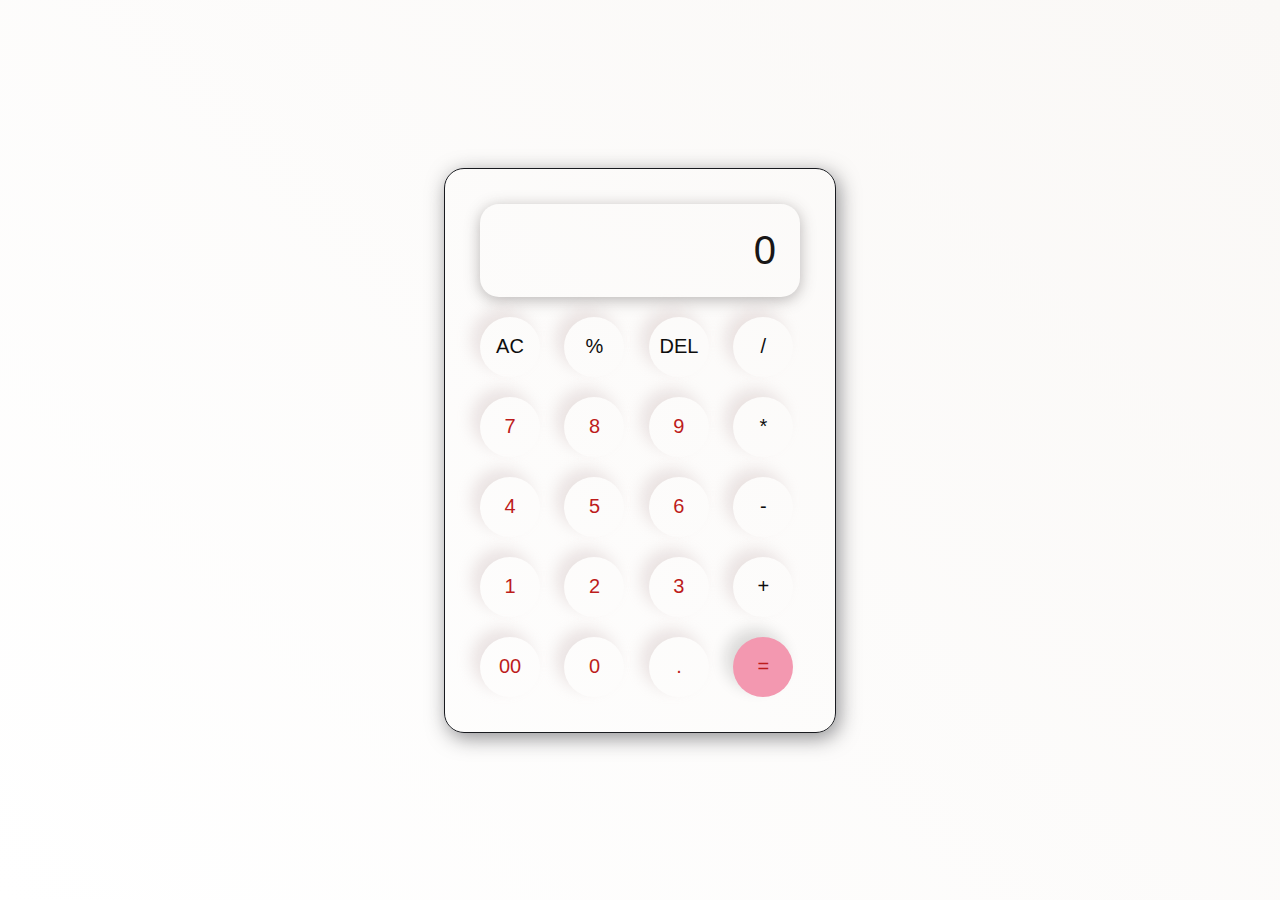
<file: Calculator/index.html>
<!DOCTYPE html>
<html lang="en">
<head>
  <meta charset="UTF-8" />
  <meta http-equiv="X-UA-Compatible" content="IE=edge" />
  <meta name="viewport" content="width=device-width, initial-scale=1.0" />
  <link rel="stylesheet" href="./style.css" />
  <title>Calculator</title>
</head>
<body>
  <div class="container">
    <div class="calculator">
      <input type="text" id="inputBox" placeholder="0" />
      <div>
        <button class="button operator">AC</button>
        <button class="button operator">%</button>
        <button class="button operator">DEL</button>
        <button class="button operator">/</button>
      </div>
      <div>
        <button class="button">7</button>
        <button class="button">8</button>
        <button class="button">9</button>
        <button class="button operator">*</button>
      </div>
      <div>
        <button class="button">4</button>
        <button class="button">5</button>
        <button class="button">6</button>
        <button class="button operator">-</button>
      </div>
      <div>
        <button class="button">1</button>
        <button class="button">2</button>
        <button class="button">3</button>
        <button class="button operator">+</button>
      </div>
      <div>
        <button class="button">00</button>
        <button class="button">0</button>
        <button class="button">.</button>
        <button class="button equalBtn">=</button>
      </div>
    </div>
  </div>

  <script src="script.js"></script>
</body>
</html>
</file>
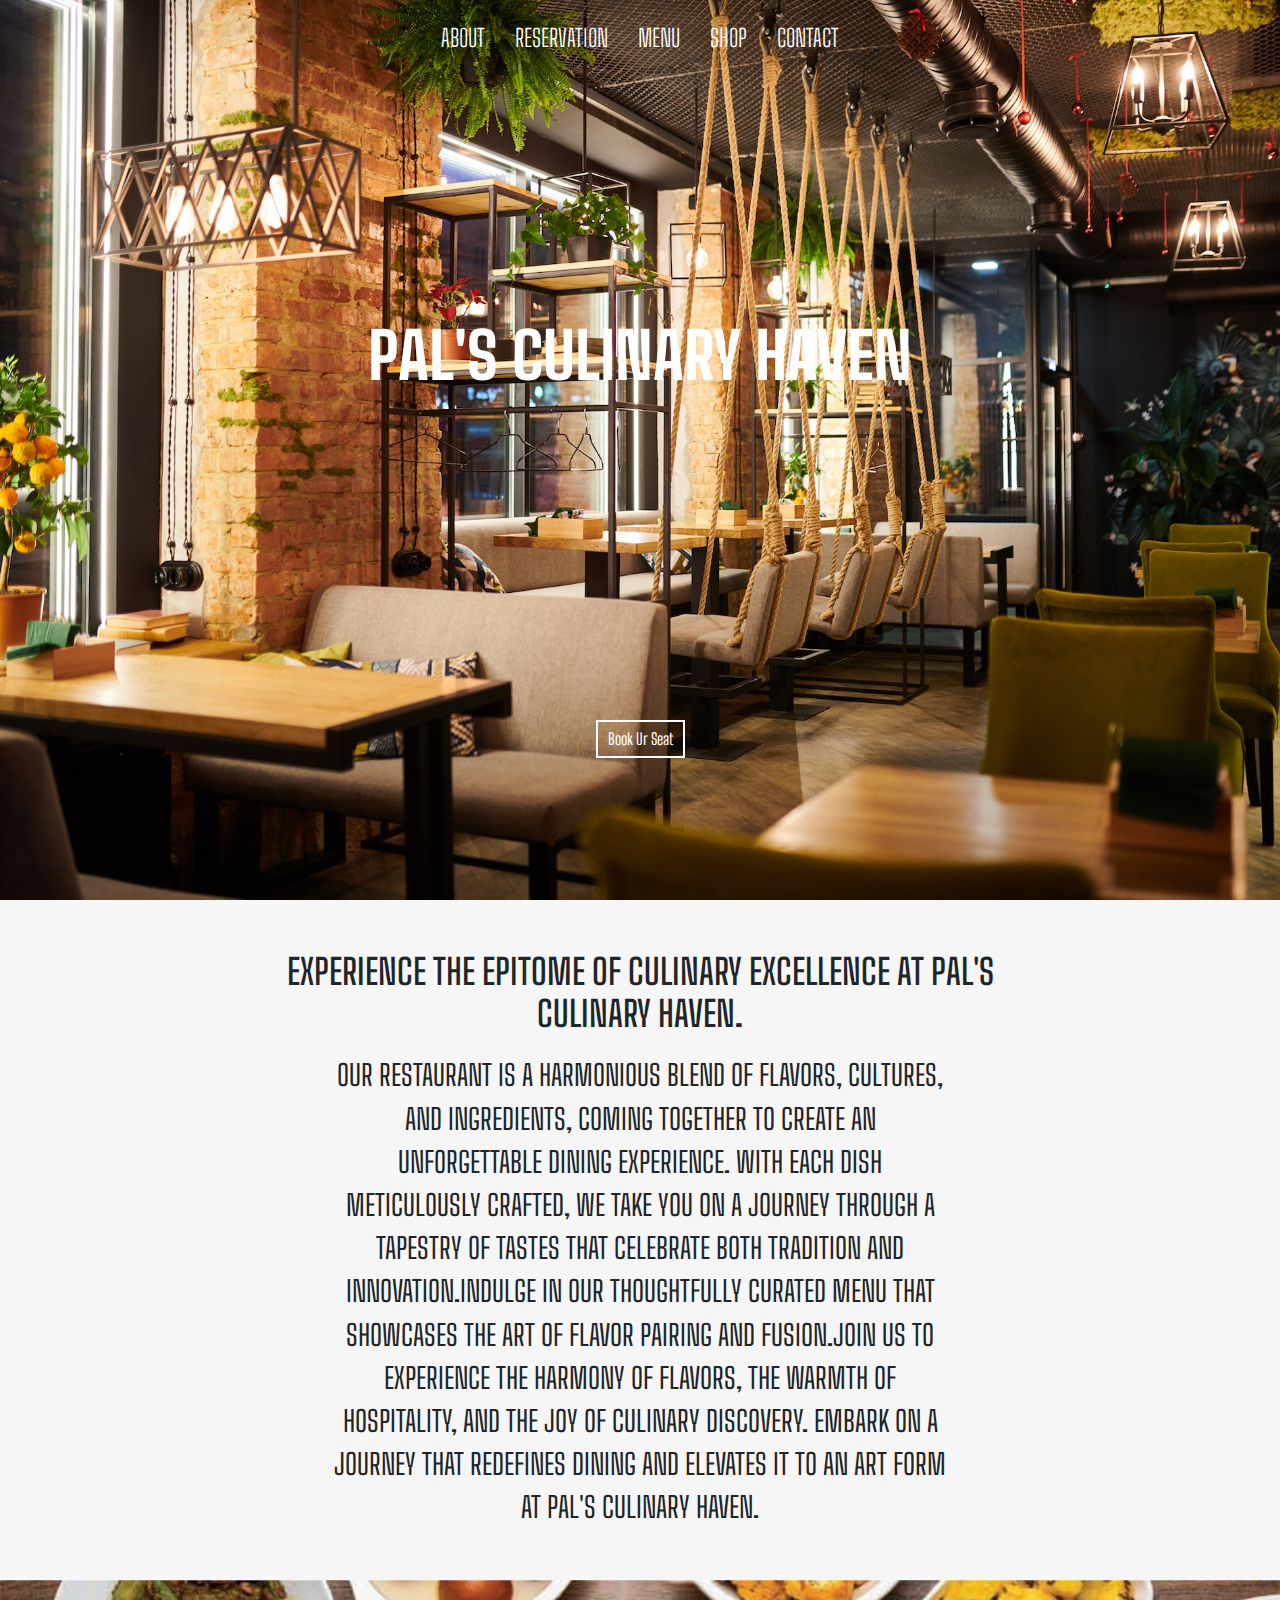
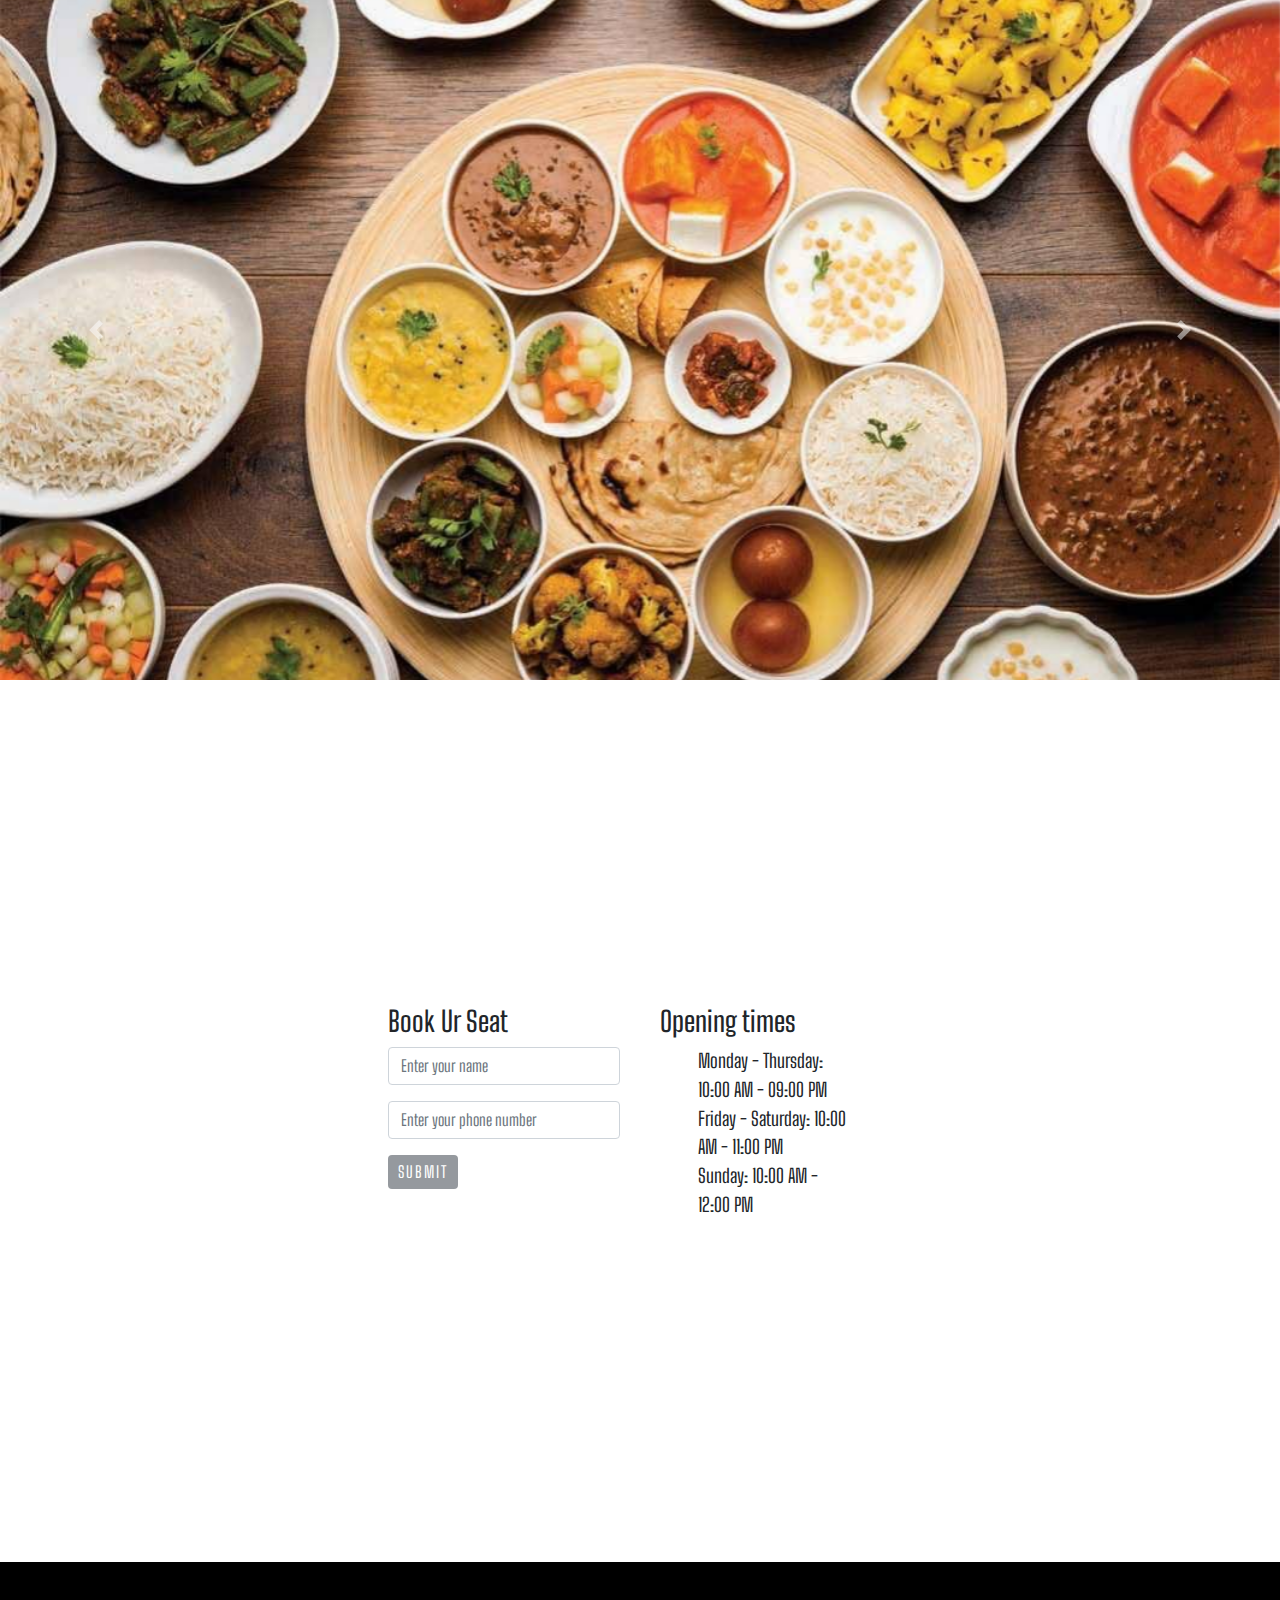
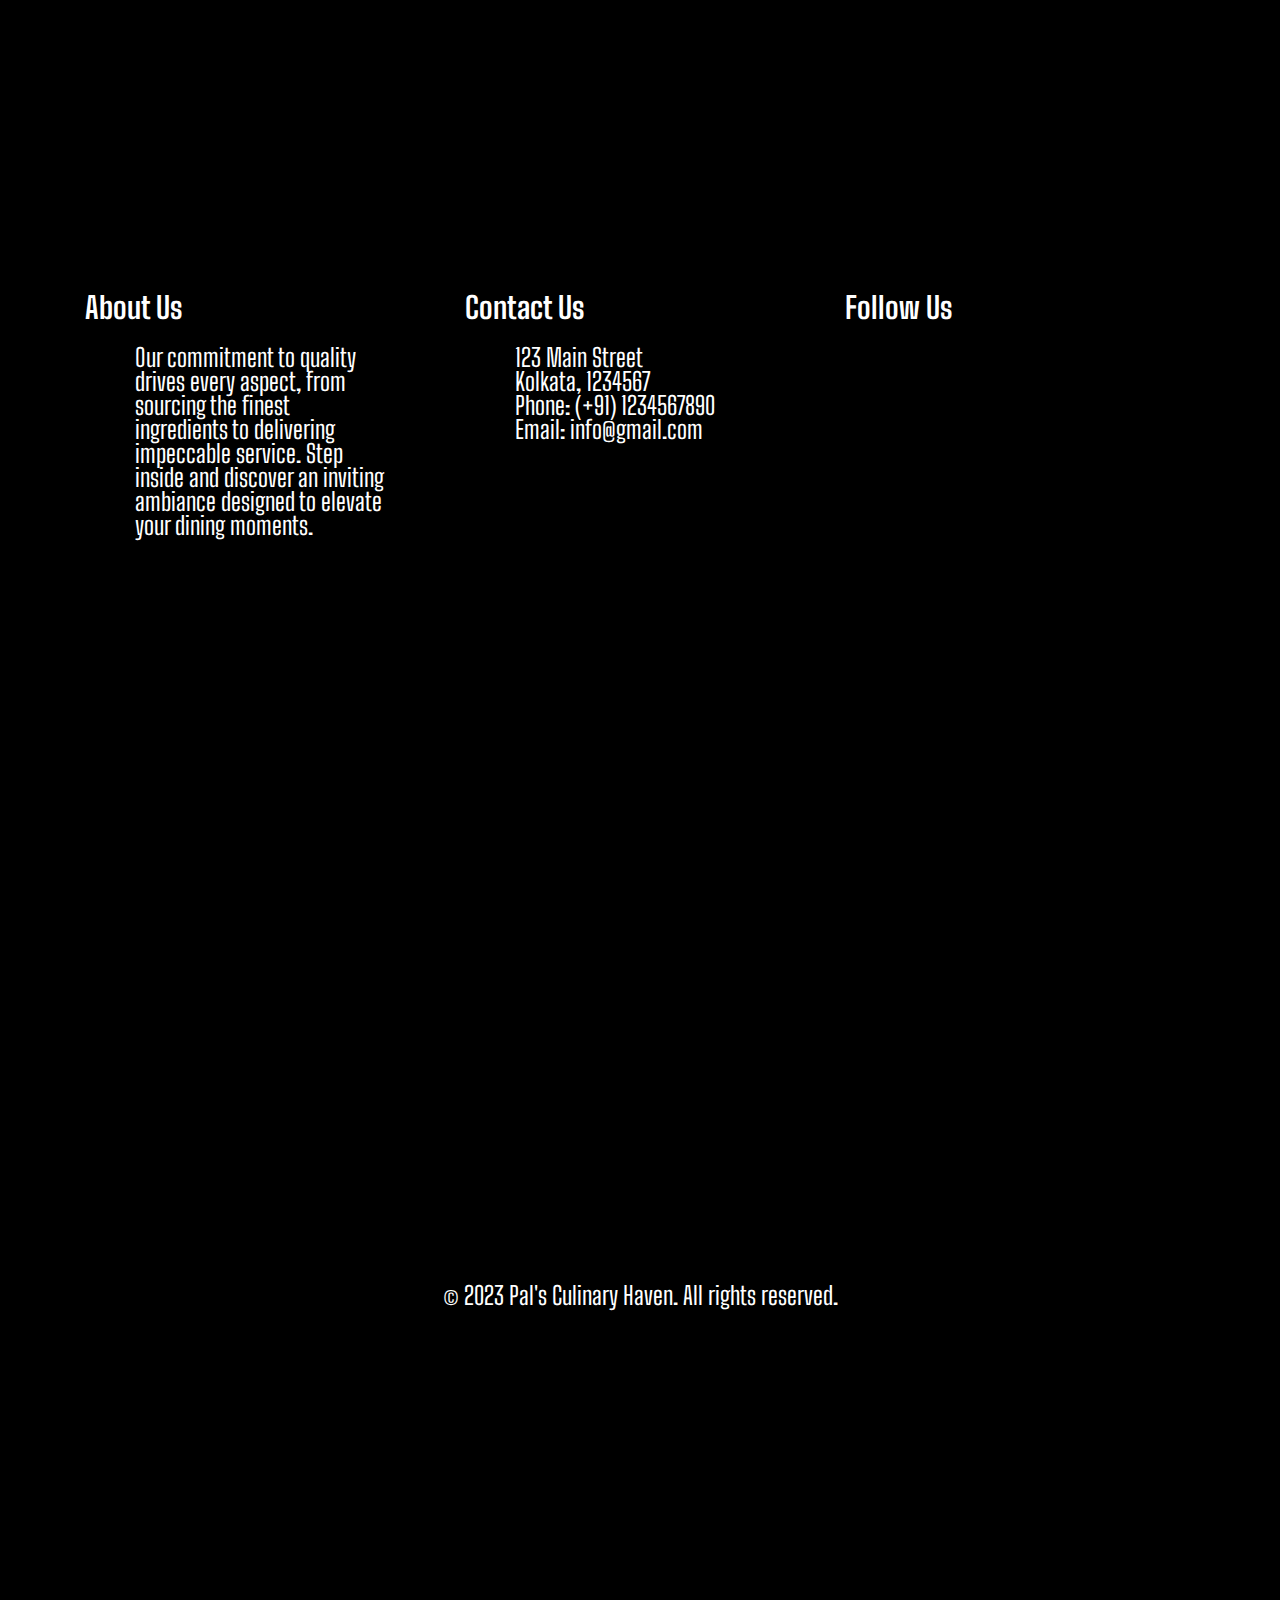
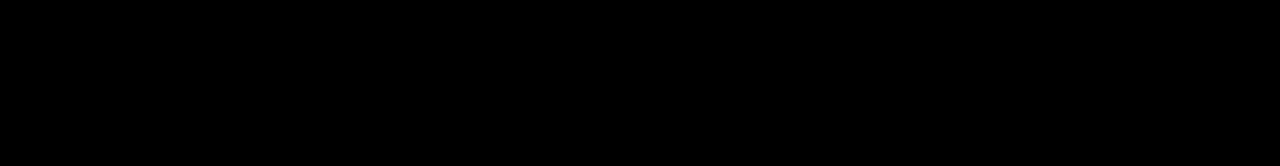
<file: Landing Page/index.html>
<!DOCTYPE html>
<html lang="en">
  <head>
    <!-- Required meta tags -->
    <meta charset="utf-8">
    <meta name="viewport" content="width=device-width, initial-scale=1, shrink-to-fit=no">

    <link rel="shortcut icon" href="./Image/favicon.png" type="image/x-icon">
    <link rel="stylesheet" href="style.css">
    <!-- Bootstrap CSS -->
    <link rel="stylesheet" href="https://stackpath.bootstrapcdn.com/bootstrap/4.3.1/css/bootstrap.min.css" integrity="sha384-ggOyR0iXCbMQv3Xipma34MD+dH/1fQ784/j6cY/iJTQUOhcWr7x9JvoRxT2MZw1T" crossorigin="anonymous">
    <link rel="stylesheet" href="https://cdnjs.cloudflare.com/ajax/libs/font-awesome/6.4.0/css/all.min.css" integrity="sha512-iecdLmaskl7CVkqkXNQ/ZH/XLlvWZOJyj7Yy7tcenmpD1ypASozpmT/E0iPtmFIB46ZmdtAc9eNBvH0H/ZpiBw==" crossorigin="anonymous" referrerpolicy="no-referrer" />
    <title>Restaurant Website</title>
  </head>
  <body>
    
    
  <nav>
    <ul class="nav-flex-row">
      <li class="nav-item">
        <a href="#about">About</a>
      </li>
      <li class="nav-item">
        <a href="#reservation">Reservation</a>
      </li>
      <li class="nav-item">
        <a href="#menu">Menu</a>
      </li>
      <li class="nav-item">
        <a href="#shop">Shop</a>
      </li>
      <li class="nav-item">
        <a href="#contact">Contact</a>
      </li>
    </ul>
  </nav>

  <section class="section-intro">
    <header>
      <h1>Pal's Culinary Haven</h1>
    </header>
    <div class="link-to-book-wrapper">
      <a class="link-to-book" href="#reservations">Book Ur Seat</a>
    </div>
  </section>

  <section class="about-section">
    <article>
      <h2>
        Experience the epitome of culinary excellence at Pal's Culinary Haven.
      </h2>
      <p>
        Our restaurant is a harmonious blend of flavors, cultures, and ingredients, coming together to create an unforgettable dining experience. With each dish meticulously crafted, we take you on a journey through a tapestry of tastes that celebrate both tradition and innovation.Indulge in our thoughtfully curated menu that showcases the art of flavor pairing and fusion.Join us to experience the harmony of flavors, the warmth of hospitality, and the joy of culinary discovery. Embark on a journey that redefines dining and elevates it to an art form at Pal's Culinary Haven.
      </p>
    </article>
  </section>

  <div id="carouselExampleControls" class="carousel slide" data-ride="carousel">
    <div class="carousel-inner">
      <div class="carousel-item active">
        <img src="./Image/food-img-1.jpg" class="d-block w-100" alt="food">
      </div>
      <div class="carousel-item">
        <img src="./Image/food-img-2.png" class="d-block w-100" alt="food">
      </div>
      <div class="carousel-item">
        <img src="./Image/food-img-3.png" class="d-block w-100" alt="food">
      </div>
      <div class="carousel-item">
        <img src="./Image/food-img-4.jpg" class="d-block w-100" alt="food">
      </div>
      <div class="carousel-item">
        <img src="./Image/food-img-5.jpg" class="d-block w-100" alt="food">
      </div>
    </div>
    <a class="carousel-control-prev" href="#carouselExampleControls" role="button" data-slide="prev">
      <span class="carousel-control-prev-icon" aria-hidden="true"></span>
      <span class="sr-only">Previous</span>
    </a>
    <a class="carousel-control-next" href="#carouselExampleControls" role="button" data-slide="next">
      <span class="carousel-control-next-icon" aria-hidden="true"></span>
      <span class="sr-only">Next</span>
    </a>
  </div>

  <div class="container">
    <div class="row-flex">
      <div class="flex-column-form">
        <h3>
          Book Ur Seat
        </h3>
      <form class="media-centered">
          <div class="form-group">
            <input type="name" class="form-control" id="exampleInputName1" aria-describedby="nameHelp" placeholder="Enter your name">
          </div>
          <div class="form-group">
            <input type="number" class="form-control" id="exampleInputphoneNumber1" placeholder="Enter your phone number">
          </div>
          <button type="submit" class="btn btn-primary">Submit</button>
      </form>
      </div>
      <div class="opening-time">
        <h3>
          Opening times
        </h3>
        <p>
         <span>Monday - Thursday: 10:00 AM - 09:00 PM </span> 
         <span>Friday - Saturday: 10:00 AM - 11:00 PM </span>
         <span>Sunday: 10:00 AM - 12:00 PM</span>
        </p>
      </div>
      
    </div>
    </div>
    <footer>
      <div class="container">
        <div class="row">
          <div class="col-md-4">
            <h3>About Us</h3>
            <p>Our commitment to quality drives every aspect, from sourcing the finest ingredients to delivering impeccable service. Step inside and discover an inviting ambiance designed to elevate your dining moments.</p>
          </div>
          <div class="col-md-4">
            <h3>Contact Us</h3>
            <p>123 Main Street<br>Kolkata, 1234567<br>Phone: (+91) 1234567890<br>Email: info@gmail.com</p>
          </div>
          <div class="col-md-4">
            <h3>Follow Us</h3>
            <div class="social-links">
              <i class="fa-brands fa-twitter"></i>
              <i class="fa-brands fa-facebook-f"></i>
              <i class="fa-brands fa-instagram"></i>
              <i class="fa-brands fa-youtube"></i>
              <i class="fa-brands fa-pinterest-p"></i>
          </div>
          </div>
        </div>
      </div>
      <div class="container text-center">
        <p>&copy; 2023 Pal's Culinary Haven. All rights reserved.</p>
      </div>
    </footer>
    
  
  <script src="https://code.jquery.com/jquery-3.3.1.slim.min.js" integrity="sha384-q8i/X+965DzO0rT7abK41JStQIAqVgRVzpbzo5smXKp4YfRvH+8abtTE1Pi6jizo" crossorigin="anonymous"></script>
  <script src="https://cdnjs.cloudflare.com/ajax/libs/popper.js/1.14.7/umd/popper.min.js" integrity="sha384-UO2eT0CpHqdSJQ6hJty5KVphtPhzWj9WO1clHTMGa3JDZwrnQq4sF86dIHNDz0W1" crossorigin="anonymous"></script>
  <script src="https://stackpath.bootstrapcdn.com/bootstrap/4.3.1/js/bootstrap.min.js" integrity="sha384-JjSmVgyd0p3pXB1rRibZUAYoIIy6OrQ6VrjIEaFf/nJGzIxFDsf4x0xIM+B07jRM" crossorigin="anonymous"></script>
 
  </body>
  
</html>
</file>
<file: Calculator/style.css>
* {
    margin: 0;
    padding: 0;
    box-sizing: border-box;
    font-family: 'Segoe UI', Tahoma, Geneva, Verdana, sans-serif;
}

body {
    width: 100%;
    height: 100vh;
    display: flex;
    justify-content: center;
    align-items: center;
    background: linear-gradient(45deg, #ffffffdd, #faf8f6);
}

.calculator {
    border: 1px solid #181a1f;
    padding: 25px;
    border-radius: 20px;
    background: transparent;
    box-shadow: 3px 5px 20px rgba(35, 35, 42, 0.5);
}

input {
    width: 320px;
    border: none;
    padding: 24px;
    margin: 10px;
    background: transparent;
    text-align: right;
    box-shadow: 0px 3px 15px rgba(63, 55, 55, 0.351);
    font-size: 40px;
    cursor: pointer;
    color: #1b1818;
    border-radius: 19px;
}

input::placeholder {
    color: #181616;
}

button {
    border: none;
    width: 60px;
    height: 60px;
    margin: 10px;
    border-radius: 50%;
    background: transparent;
    color: #bd1c1c;
    font-size: 20px;
    box-shadow: -8px -8px 15px rgba(196, 175, 175, 0.33);
    cursor: pointer;
}

.equalBtn {
    background-color: rgb(243, 152, 176);
    box-shadow: -8px -8px 15px rgba(12, 11, 11, 0.141);
}

.operator {
    color: #0d0d0d;
}
</file>
<file: Landing Page/style.css>
@import url('https://fonts.googleapis.com/css?family=Big+Shoulders+Text:100,300,400,500,600,700,800,900&display=swap');

.nav-flex-row {
    display: flex;
    flex-direction: row;
    justify-content: center;
    position: absolute;
    z-index: 100;
    left: 0;
    width: 100%;
    padding: 0;
}

.nav-flex-row li {
    text-decoration: none;
    list-style-type: none;
    padding: 20px 15px;
}

.nav-flex-row li a {
    font-family: 'Big Shoulders Text', cursive;
    color: #ffffff;
    font-size: 1.5em;
    text-transform: uppercase;
    font-weight: 300;
}

.section-intro {
    height: 100vh;
    background-image: url("./Image/Bg-img.jpg");
    background-size: cover;
    display: flex;
    flex-direction: column;
    justify-content: center;
    align-items: center;
}

.section-intro h1 {
    text-align: center;
    color: #ffffff;
    font-size: 4em;
    font-weight: 800;
    text-transform: uppercase;
}

.section-intro header {
    display: flex;
    flex: 4;
    flex-direction: row;
    justify-content: center;
    align-items: center;
}

.link-to-book-wrapper {
    flex: 1;
}

.about-section {
    display: flex;
    align-items: center;
    background-color: #f3f3f3c0;
    padding: 50px 30px;
}

.link-to-book {
    color: #ffffff;
    display: block;
    border: 2px solid #ffffff;
    padding: 5px 10px;
}

a.link-to-book:hover {
    background-color: #ffffff;
    color: #95999e;
    text-decoration: none;
}

.about-section p,
.about-section h2 {
    text-align: center;
    width: 60%;
    margin: auto;
    font-family: 'Big Shoulders Text', cursive;
    font-size: 1.8em;
    text-transform: uppercase;
}

.about-section h2 {
    font-size: 2.2em;
    font-weight: 600;
    padding-bottom: 20px;
}

.carousel-inner {
    height: 700px;
}

.row-flex {
    display: flex;
    flex-direction: row;
}

.flex-column-form {
    display: flex;
    flex-direction: column;
    flex: 1;
    margin: 30px 20px;
}

.btn.btn-primary {
    font-family: 'Big Shoulders Text', cursive;
    color: #ffffff;
    background-color: #95999e;
    text-transform: uppercase;
    font-size: 16px;
    padding: 5px 10px;
    letter-spacing: 2px;
    border: 0;
}

.btn.btn-primary:hover {
    background-color: #747474;
}
.opening-time,
.contact-adress {
    flex: 1;
    margin: 30px 20px;
    font-size: 1.2em;
}

.form-group p {
    font-size: 1.2em;
}

.opening-time p span,
.contact-adress p span {
    display: block;
}

@media (min-width:577px) and (max-width: 820px) {

    .section-intro {
        height: 500px;
    }

    .about-section p,
    .about-section h3 {
        font-size: 20px;
    }

    .carousel-inner {
        height: auto;
    }

    .row-flex {
        display: flex;
        flex-direction: column;
    }
}

@media screen and (max-width: 576px) {
    .section-intro {
        height: 300px;
    }

    .about-section {
        padding: 30px;
    }

    .section-intro h1 {
        font-size: 2em;
    }

    .about-section p,
    .about-section h3 {
        font-size: 15px;
    }

    .carousel-inner {
        height: auto;
    }

    .row-flex {
        display: flex;
        flex-direction: column;
    }

    .row-flex h3 {
        font-size: 25px;
        text-align: center;
    }

    .form-group p {
        font-size: 15px;
    }

    .opening-time p span,
    .contact-adress p span {
        font-size: 15px;
        text-align: center;
    }

}


* > * {
    font-family: 'Big Shoulders Text', cursive;
}

:root{
    --color-dark: #151C35;
    --color-secodary-dark: #464C70;
    --color-primary: #EE709D;
    --color-text: #8297E2;
    --color-light: #EBEBFB;
}

.container{
    height: 98vh;
    display: flex;
    flex-direction: column;
    justify-content: center;
    align-items: center;
}

.board{
    max-width: 987px;
    width: 100%;
    background-color: var(--color-dark);
    text-align: center;
    border-radius: 8px;
    padding: 4em 0;
}

.text-light{
    color: var(--color-light);
}

.swiper {
    width: 600px;
    height: auto;
  }

.swiper .swiper-slide .flex{
    margin: 3em 0;
    display: flex;
    flex-direction: column;
    align-items: center;
}

.swiper .swiper-slide .comments{
    background-color: var(--color-light);
    padding: 1.5em 2em;
    width: 50%;
    border-radius: 5px;
    font-size: .9em;
    position: relative;
}

.swiper .swiper-slide .comments::after{
    content: '';
    position: absolute;
    bottom: -19px;
    left: 45%;
    width: 0;
    height: 0;
    border-left: 20px solid transparent;
    border-right: 20px solid transparent;
    border-top: 20px solid var(--color-light);
    z-index: -99;
}


.swiper .profile{
    display: flex;
    flex-direction: column;
    align-items: center;
    margin-top: 1em;
}

.swiper .profile img{
    width: 30%;
    border-radius: 50%;
    border: 5px solid var(--color-primary);
    margin: 10px 0;
}

.swiper .profile > a{
    text-decoration: none;
    color: var(--color-light);
}

.swiper .profile > span{
    color: var(--color-text);
    font-size: .8em;
}

.swiper .swiper-button-prev, .swiper-button-next{
    color: var(--color-text);
    display: none;
} 

@media (min-width: 320px) {
    .board{
        width: auto;
    }

    .swiper {
        width: 320px;
      }

      .board > h1, p{
          padding: 0 2em;
      }
}

@media (min-width: 768px) {
    .board{
        width: 100%;
    }

    .swiper {
        width: 600px;
      }

    .swiper .swiper-button-prev, .swiper-button-next{
        display: initial;
    }

}


    footer {
    background-color: #000;
    padding: 20px 0;
    color: #fff;
  }
  
  footer h3 {
    font-size: 30px;
    font-weight: bold;
    margin-bottom: 20px;
  }
  
  footer p {
    font-size: 25px;
    line-height: 24px;
    margin-bottom: 20px;
  }
  
  .social-icons li {
    display: inline-block;
    margin-right: 10px;
  }
  
  .social-icons li:last-child {
    margin-right: 0;
  }
  
  .social-icons a {
    display: block;
    width: 40px;
    height: 40px;
    line-height: 40px;
    text-align: center;
    color: #fff;
    background-color: #333;
    border-radius: 50%;
    transition: all 0.3s ease-in-out;
  }
  
  .social-icons a:hover {
    background-color: #f8f8f8;
    color: #333;
  }
</file>
